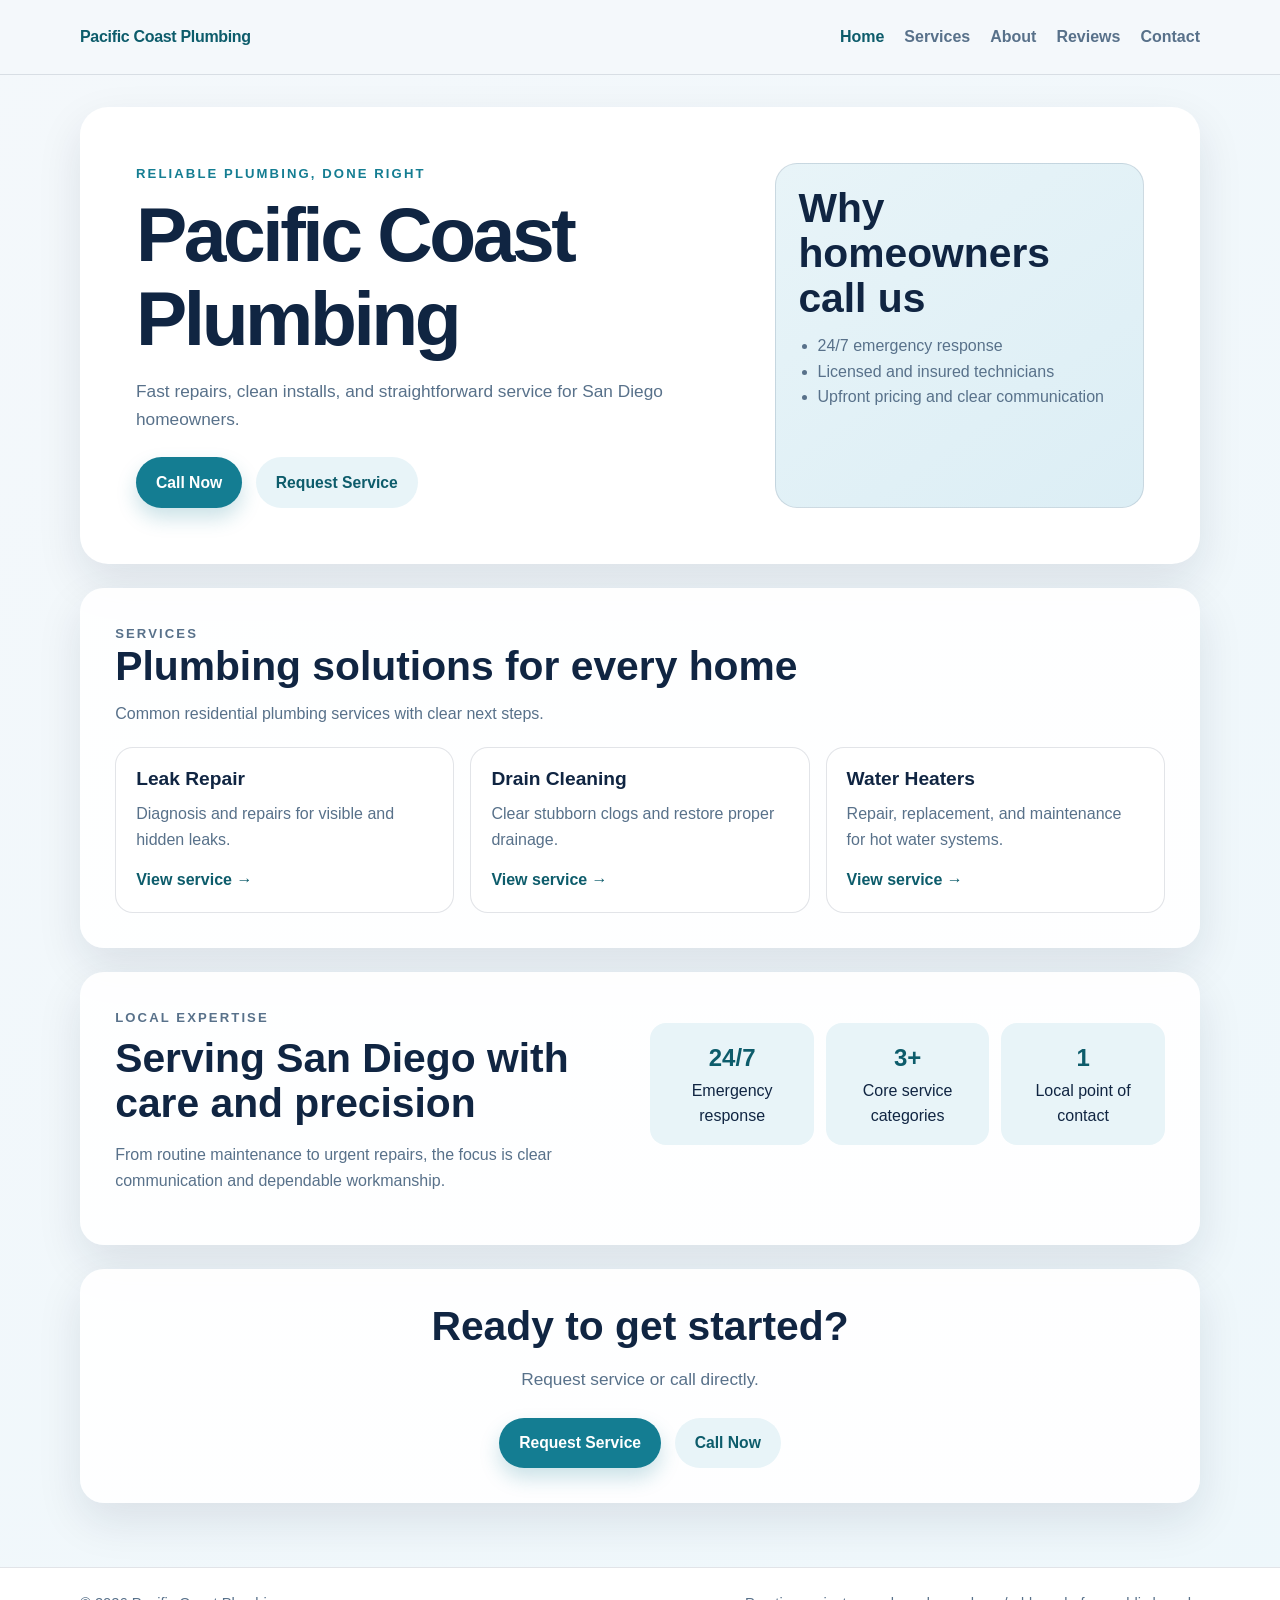
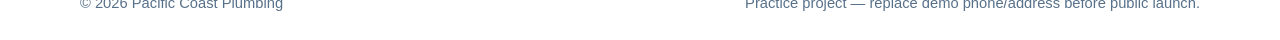
<file: index.html>
<!DOCTYPE html>
<html lang="en">

<head>
  <meta charset="UTF-8">
  <meta name="viewport" content="width=device-width,initial-scale=1">
  <meta name="description"
    content="Pacific Coast Plumbing provides residential plumbing repair and installation services in San Diego.">
  <title>Pacific Coast Plumbing | San Diego Plumbing</title>
  <link rel="stylesheet" href="styles.css">
</head>

<body>
  <a class="skip-link" href="#main">Skip to content</a>
  <header class="site-header">
    <nav class="nav" aria-label="Primary navigation">
      <a class="brand" href="index.html">Pacific Coast Plumbing</a>
      <button class="nav-toggle" type="button" aria-expanded="false" aria-controls="site-menu">Menu</button>
      <div class="nav-links" id="site-menu">
        <a href="index.html" aria-current="page">Home</a>
        <a href="services.html">Services</a>
        <a href="about.html">About</a>
        <a href="reviews.html">Reviews</a>
        <a href="contact.html">Contact</a>
      </div>
    </nav>
  </header>
  <main id="main" class="page-shell">
    <section class="hero">
      <div class="hero-copy">
       <p class="eyebrow">Reliable plumbing, done right</p>
        <h1>Pacific Coast Plumbing</h1>
        <p class="lead">Fast repairs, clean installs, and straightforward service for San Diego homeowners.</p>
        <div class="actions"><button class="btn btn-primary" data-action="call">Call Now</button><a
            class="btn btn-secondary" href="contact.html">Request Service</a></div>
      </div>
      <aside class="hero-card" aria-label="Why customers choose us">
        <h2>Why homeowners call us</h2>
        <ul>
          <li>24/7 emergency response</li>
          <li>Licensed and insured technicians</li>
          <li>Upfront pricing and clear communication</li>
        </ul>
      </aside>
    </section>
    <section class="section">
      <div class="section-heading">
        <p class="eyebrow">Services</p>
        <h2>Plumbing solutions for every home</h2>
        <p>Common residential plumbing services with clear next steps.</p>
      </div>
      <div class="service-grid">
        <article class="card">
          <h3>Leak Repair</h3>
          <p>Diagnosis and repairs for visible and hidden leaks.</p><a class="link" href="services.html">View service
            →</a>
        </article>
        <article class="card">
          <h3>Drain Cleaning</h3>
          <p>Clear stubborn clogs and restore proper drainage.</p><a class="link" href="services.html">View service
            →</a>
        </article>
        <article class="card">
          <h3>Water Heaters</h3>
          <p>Repair, replacement, and maintenance for hot water systems.</p><a class="link" href="services.html">View
            service →</a>
        </article>
      </div>
    </section>
    <section class="section about-split">
      <div>
        <p class="eyebrow">Local expertise</p>
        <h2>Serving San Diego with care and precision</h2>
        <p>From routine maintenance to urgent repairs, the focus is clear communication and dependable workmanship.</p>
      </div>
      <div class="stats">
        <div class="stat"><strong>24/7</strong><span>Emergency response</span></div>
        <div class="stat"><strong>3+</strong><span>Core service categories</span></div>
        <div class="stat"><strong>1</strong><span>Local point of contact</span></div>
      </div>
    </section>
    <section class="section" style="text-align:center">
      <h2>Ready to get started?</h2>
      <p class="lead" style="margin-inline:auto">Request service or call directly.</p>
      <div class="actions" style="justify-content:center"><a class="btn btn-primary" href="contact.html">Request
          Service</a><button class="btn btn-secondary" data-action="call">Call Now</button></div>
    </section>
  </main>
  <footer class="footer">
    <div class="footer-inner">
      <span>© <span data-year></span> Pacific Coast Plumbing</span>
      <span>Practice project — replace demo phone/address before public launch.</span>
    </div>
  </footer>
  <script src="script.js"></script>
</body>

</html>
</file>
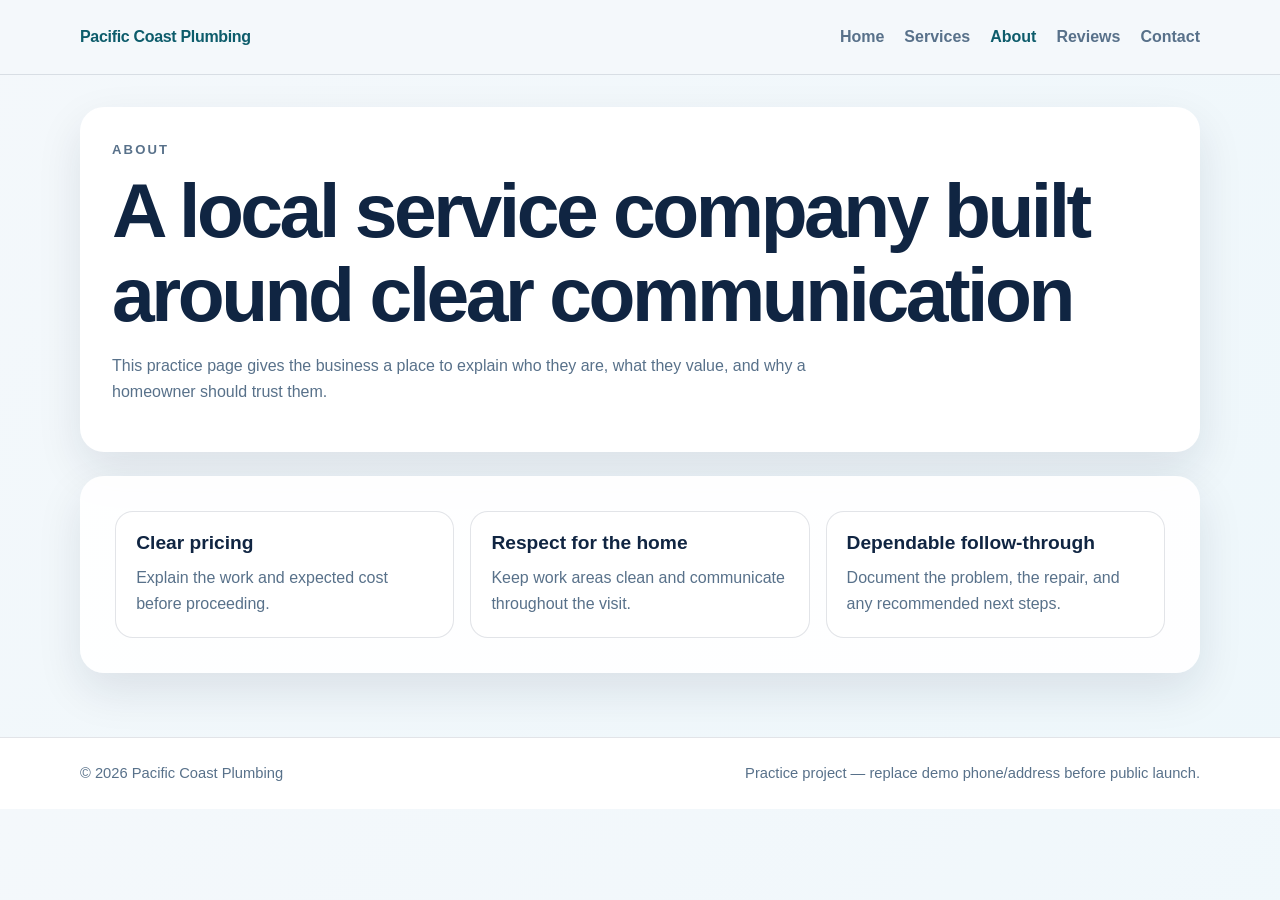
<file: about.html>
<!DOCTYPE html><html lang="en"><head><meta charset="UTF-8"><meta name="viewport" content="width=device-width,initial-scale=1"><meta name="description" content="Learn about Pacific Coast Plumbing and its approach to residential plumbing service in San Diego."><title>About | Pacific Coast Plumbing</title><link rel="stylesheet" href="styles.css"></head><body>
<a class="skip-link" href="#main">Skip to content</a>
<header class="site-header">
  <nav class="nav" aria-label="Primary navigation">
    <a class="brand" href="index.html">Pacific Coast Plumbing</a>
    <button class="nav-toggle" type="button" aria-expanded="false" aria-controls="site-menu">Menu</button>
    <div class="nav-links" id="site-menu">
      <a href="index.html" >Home</a>
      <a href="services.html" >Services</a>
      <a href="about.html" aria-current="page">About</a>
      <a href="reviews.html" >Reviews</a>
      <a href="contact.html" >Contact</a>
    </div>
  </nav>
</header>
<main id="main" class="page-shell"><section class="page-hero"><p class="eyebrow">About</p><h1>A local service company built around clear communication</h1><p>This practice page gives the business a place to explain who they are, what they value, and why a homeowner should trust them.</p></section>
<section class="section"><div class="value-grid"><article class="card"><h3>Clear pricing</h3><p>Explain the work and expected cost before proceeding.</p></article><article class="card"><h3>Respect for the home</h3><p>Keep work areas clean and communicate throughout the visit.</p></article><article class="card"><h3>Dependable follow-through</h3><p>Document the problem, the repair, and any recommended next steps.</p></article></div></section></main>
<footer class="footer">
  <div class="footer-inner">
    <span>© <span data-year></span> Pacific Coast Plumbing</span>
    <span>Practice project — replace demo phone/address before public launch.</span>
  </div>
</footer>
<script src="script.js"></script>
</body></html>
</file>
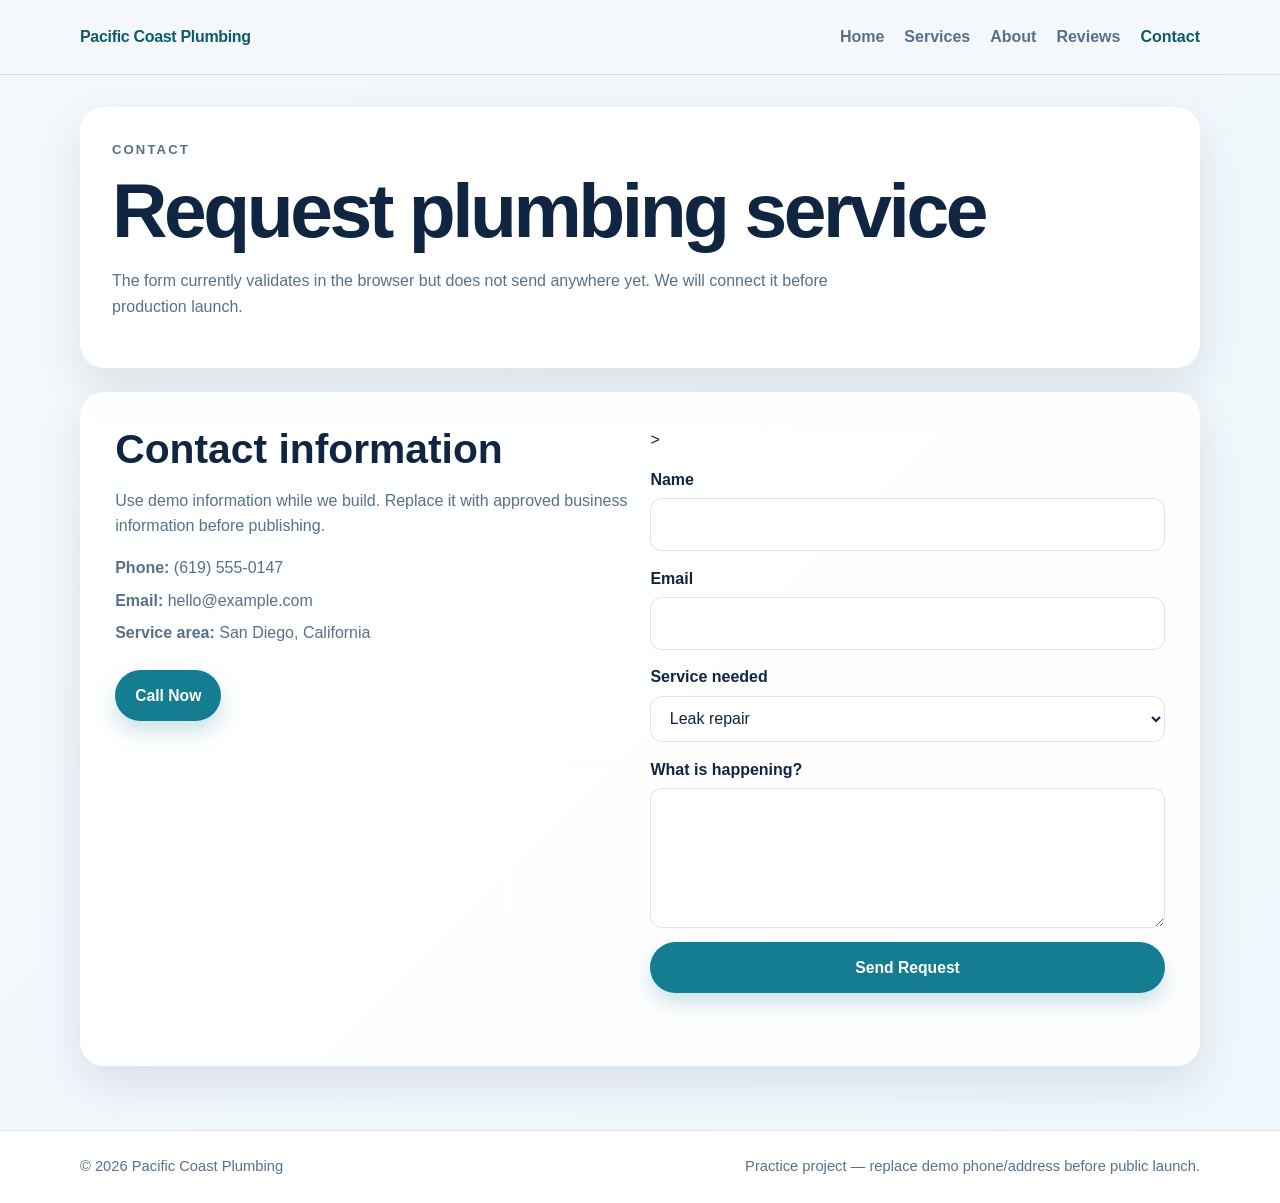
<file: contact.html>
<!DOCTYPE html><html lang="en"><head><meta charset="UTF-8"><meta name="viewport" content="width=device-width,initial-scale=1"><meta name="description" content="Contact Pacific Coast Plumbing to request residential plumbing service in San Diego."><title>Contact | Pacific Coast Plumbing</title><link rel="stylesheet" href="styles.css"></head><body>
<a class="skip-link" href="#main">Skip to content</a>
<header class="site-header">
  <nav class="nav" aria-label="Primary navigation">
    <a class="brand" href="index.html">Pacific Coast Plumbing</a>
    <button class="nav-toggle" type="button" aria-expanded="false" aria-controls="site-menu">Menu</button>
    <div class="nav-links" id="site-menu">
      <a href="index.html" >Home</a>
      <a href="services.html" >Services</a>
      <a href="about.html" >About</a>
      <a href="reviews.html" >Reviews</a>
      <a href="contact.html" aria-current="page">Contact</a>
    </div>
  </nav>
</header>
<main id="main" class="page-shell"><section class="page-hero"><p class="eyebrow">Contact</p><h1>Request plumbing service</h1><p>The form currently validates in the browser but does not send anywhere yet. We will connect it before production launch.</p></section>
<section class="section contact-grid"><div class="contact-copy"><h2>Contact information</h2><p>Use demo information while we build. Replace it with approved business information before publishing.</p><ul class="contact-list"><li><strong>Phone:</strong> (619) 555-0147</li><li><strong>Email:</strong> hello@example.com</li><li><strong>Service area:</strong> San Diego, California</li></ul><div class="actions"><button class="btn btn-primary" data-action="call">Call Now</button></div></div>
<form class="form" action="https://formspree.io/f/xyegwywl"  method="POST" data-contact-form
>><div class="field"><label for="name">Name</label><input id="name" name="name" autocomplete="name" required></div><div class="field"><label for="email">Email</label><input id="email" name="email" type="email" autocomplete="email" required></div><div class="field"><label for="service">Service needed</label><select id="service" name="service"><option>Leak repair</option><option>Drain cleaning</option><option>Water heater</option><option>Emergency plumbing</option><option>Other</option></select></div><div class="field"><label for="message">What is happening?</label><textarea id="message" name="message" required></textarea></div><button class="btn btn-primary" type="submit">Send Request</button><p class="form-status" data-form-status role="status" aria-live="polite"></p></form></section></main>
<footer class="footer">
  <div class="footer-inner">
    <span>© <span data-year></span> Pacific Coast Plumbing</span>
    <span>Practice project — replace demo phone/address before public launch.</span>
  </div>
</footer>
<script src="script.js"></script>
</body></html>
</file>
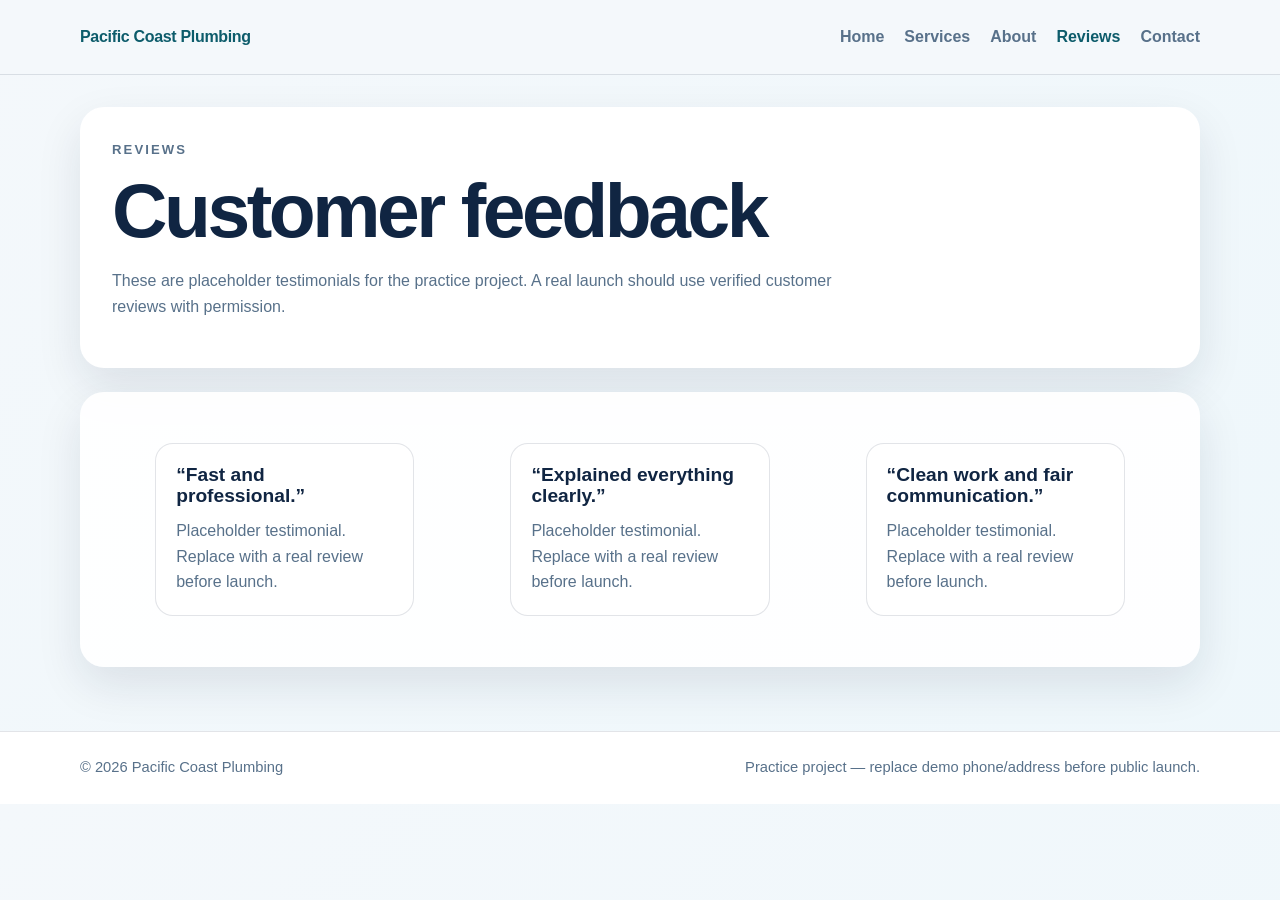
<file: reviews.html>
<!DOCTYPE html><html lang="en"><head><meta charset="UTF-8"><meta name="viewport" content="width=device-width,initial-scale=1"><meta name="description" content="Customer review examples for Pacific Coast Plumbing."><title>Reviews | Pacific Coast Plumbing</title><link rel="stylesheet" href="styles.css"></head><body>
<a class="skip-link" href="#main">Skip to content</a>
<header class="site-header">
  <nav class="nav" aria-label="Primary navigation">
    <a class="brand" href="index.html">Pacific Coast Plumbing</a>
    <button class="nav-toggle" type="button" aria-expanded="false" aria-controls="site-menu">Menu</button>
    <div class="nav-links" id="site-menu">
      <a href="index.html" >Home</a>
      <a href="services.html" >Services</a>
      <a href="about.html" >About</a>
      <a href="reviews.html" aria-current="page">Reviews</a>
      <a href="contact.html" >Contact</a>
    </div>
  </nav>
</header>
<main id="main" class="page-shell"><section class="page-hero"><p class="eyebrow">Reviews</p><h1>Customer feedback</h1><p>These are placeholder testimonials for the practice project. A real launch should use verified customer reviews with permission.</p></section>
<section class="section"><div class="review-grid"><blockquote class="card"><h3>“Fast and professional.”</h3><p>Placeholder testimonial. Replace with a real review before launch.</p></blockquote><blockquote class="card"><h3>“Explained everything clearly.”</h3><p>Placeholder testimonial. Replace with a real review before launch.</p></blockquote><blockquote class="card"><h3>“Clean work and fair communication.”</h3><p>Placeholder testimonial. Replace with a real review before launch.</p></blockquote></div></section></main>
<footer class="footer">
  <div class="footer-inner">
    <span>© <span data-year></span> Pacific Coast Plumbing</span>
    <span>Practice project — replace demo phone/address before public launch.</span>
  </div>
</footer>
<script src="script.js"></script>
</body></html>
</file>
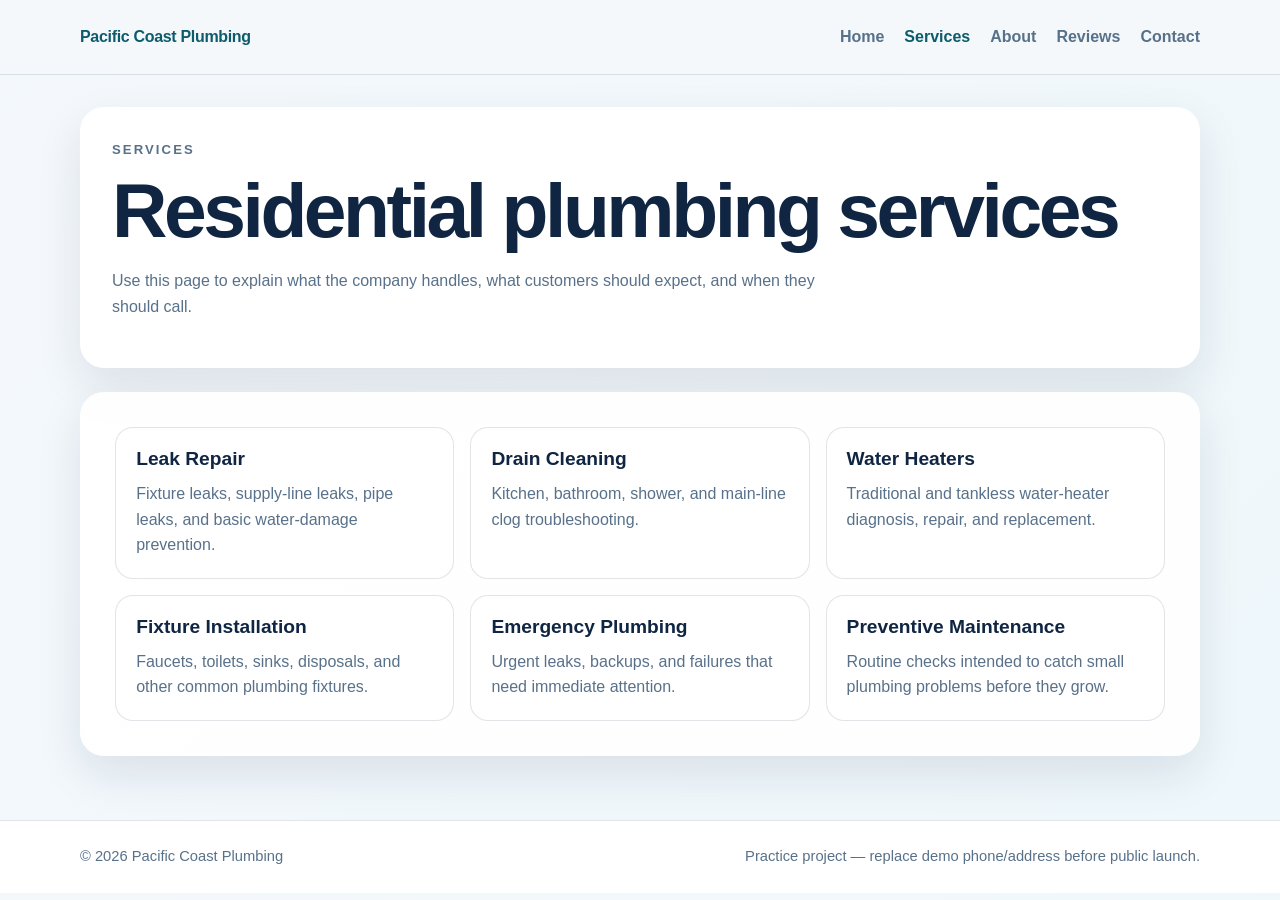
<file: services.html>
<!DOCTYPE html><html lang="en"><head><meta charset="UTF-8"><meta name="viewport" content="width=device-width,initial-scale=1"><meta name="description" content="Residential plumbing services including leak repair, drain cleaning, water heaters and emergency plumbing."><title>Services | Pacific Coast Plumbing</title><link rel="stylesheet" href="styles.css"></head><body>
<a class="skip-link" href="#main">Skip to content</a>
<header class="site-header">
  <nav class="nav" aria-label="Primary navigation">
    <a class="brand" href="index.html">Pacific Coast Plumbing</a>
    <button class="nav-toggle" type="button" aria-expanded="false" aria-controls="site-menu">Menu</button>
    <div class="nav-links" id="site-menu">
      <a href="index.html" >Home</a>
      <a href="services.html" aria-current="page">Services</a>
      <a href="about.html" >About</a>
      <a href="reviews.html" >Reviews</a>
      <a href="contact.html" >Contact</a>
    </div>
  </nav>
</header>
<main id="main" class="page-shell"><section class="page-hero"><p class="eyebrow">Services</p><h1>Residential plumbing services</h1><p>Use this page to explain what the company handles, what customers should expect, and when they should call.</p></section>
<section class="section"><div class="service-grid"><article class="card"><h3>Leak Repair</h3><p>Fixture leaks, supply-line leaks, pipe leaks, and basic water-damage prevention.</p></article><article class="card"><h3>Drain Cleaning</h3><p>Kitchen, bathroom, shower, and main-line clog troubleshooting.</p></article><article class="card"><h3>Water Heaters</h3><p>Traditional and tankless water-heater diagnosis, repair, and replacement.</p></article><article class="card"><h3>Fixture Installation</h3><p>Faucets, toilets, sinks, disposals, and other common plumbing fixtures.</p></article><article class="card"><h3>Emergency Plumbing</h3><p>Urgent leaks, backups, and failures that need immediate attention.</p></article><article class="card"><h3>Preventive Maintenance</h3><p>Routine checks intended to catch small plumbing problems before they grow.</p></article></div></section></main>
<footer class="footer">
  <div class="footer-inner">
    <span>© <span data-year></span> Pacific Coast Plumbing</span>
    <span>Practice project — replace demo phone/address before public launch.</span>
  </div>
</footer>
<script src="script.js"></script>
</body></html>
</file>
<file: styles.css>
:root {
  color-scheme: light;
  --bg: #f4f8fb;
  --surface: #ffffff;
  --surface-alt: #e8f4f8;
  --text: #102542;
  --muted: #58718a;
  --accent: #147d92;
  --accent-dark: #0d5c6b;
  --border: rgba(16, 37, 66, 0.12);
  --shadow: 0 18px 45px rgba(17, 34, 62, 0.10);
  --radius-lg: 28px;
  --radius-md: 20px;
  --max: 1120px;
}

* { box-sizing: border-box; }
html { scroll-behavior: smooth; }
body {
  margin: 0;
  font-family: Inter, "Segoe UI", Roboto, Arial, sans-serif;
  background: linear-gradient(135deg, var(--bg), #eef7fb);
  color: var(--text);
  line-height: 1.6;
}
a { color: inherit; }
img { max-width: 100%; display: block; }
button, input, textarea, select { font: inherit; }

.site-header {
  position: sticky;
  top: 0;
  z-index: 50;
  border-bottom: 1px solid var(--border);
  background: rgba(244, 248, 251, 0.94);
  backdrop-filter: blur(14px);
}
.nav {
  width: min(var(--max), calc(100% - 2rem));
  min-height: 74px;
  margin: 0 auto;
  display: flex;
  align-items: center;
  justify-content: space-between;
  gap: 1rem;
}
.brand {
  text-decoration: none;
  font-weight: 850;
  letter-spacing: -0.02em;
  color: var(--accent-dark);
}
.nav-links {
  display: flex;
  align-items: center;
  gap: 1.25rem;
}
.nav-links a {
  text-decoration: none;
  color: var(--muted);
  font-weight: 700;
}
.nav-links a:hover,
.nav-links a[aria-current="page"] { color: var(--accent-dark); }
.nav-toggle {
  display: none;
  border: 1px solid var(--border);
  background: var(--surface);
  border-radius: 12px;
  padding: 0.55rem 0.75rem;
  cursor: pointer;
}

.page-shell {
  width: min(var(--max), calc(100% - 2rem));
  margin: 0 auto;
  padding: 2rem 0 4rem;
}
.hero {
  display: grid;
  grid-template-columns: 1.5fr .9fr;
  gap: 1.5rem;
  padding: clamp(1.5rem, 5vw, 3.5rem);
  border-radius: var(--radius-lg);
  background: var(--surface);
  box-shadow: var(--shadow);
}
.eyebrow {
  margin: 0 0 0.5rem;
  font-size: 0.82rem;
  font-weight: 800;
  letter-spacing: 0.16em;
  text-transform: uppercase;
  color: var(--accent);
}
h1, h2, h3 { line-height: 1.1; margin: 0 0 0.75rem; }
h1 { font-size: clamp(2.35rem, 6vw, 4.9rem); letter-spacing: -0.045em; }
h2 { font-size: clamp(1.65rem, 3.5vw, 2.55rem); }
h3 { font-size: 1.2rem; }
.lead { font-size: 1.08rem; color: var(--muted); max-width: 650px; }
.actions { display: flex; flex-wrap: wrap; gap: 0.85rem; margin-top: 1.5rem; }
.btn {
  display: inline-flex;
  align-items: center;
  justify-content: center;
  min-height: 46px;
  border: none;
  border-radius: 999px;
  padding: 0.8rem 1.25rem;
  font-size: 0.98rem;
  font-weight: 800;
  cursor: pointer;
  text-decoration: none;
  transition: transform 180ms ease, box-shadow 180ms ease, background 180ms ease;
}
.btn:hover { transform: translateY(-2px); }
.btn-primary { background: var(--accent); color: #fff; box-shadow: 0 10px 20px rgba(20,125,146,.22); }
.btn-primary:hover { background: var(--accent-dark); }
.btn-secondary { background: var(--surface-alt); color: var(--accent-dark); }
.hero-card {
  padding: 1.4rem;
  border-radius: 22px;
  background: linear-gradient(145deg, var(--surface-alt), #dceef5);
  border: 1px solid var(--border);
}
.hero-card ul { margin: 0.5rem 0 0; padding-left: 1.2rem; color: var(--muted); }

.section {
  margin-top: 1.5rem;
  padding: clamp(1.3rem, 4vw, 2.2rem);
  border-radius: 24px;
  background: rgba(255,255,255,.94);
  box-shadow: var(--shadow);
}
.section-heading { max-width: 720px; margin-bottom: 1.25rem; }
.section-heading p { color: var(--muted); margin: 0; }
.service-grid,
.review-grid,
.value-grid {
  display: grid;
  grid-template-columns: repeat(3, minmax(0, 1fr));
  gap: 1rem;
}
.card {
  padding: 1.25rem;
  border: 1px solid var(--border);
  border-radius: 18px;
  background: var(--surface);
}
.card p { color: var(--muted); margin: 0; }
.card .link { display: inline-block; margin-top: 0.9rem; color: var(--accent-dark); font-weight: 800; text-decoration: none; }

.about-split,
.contact-grid {
  display: grid;
  grid-template-columns: 1fr 1fr;
  gap: 1.3rem;
  align-items: start;
}
.about-split p,
.contact-copy p { color: var(--muted); }
.stats { display: grid; grid-template-columns: repeat(3, 1fr); gap: 0.75rem; margin-top: 1rem; }
.stat { padding: 1rem; border-radius: 16px; background: var(--surface-alt); text-align: center; }
.stat strong { display: block; font-size: 1.5rem; color: var(--accent-dark); }

.form { display: grid; gap: 0.9rem; }
.field { display: grid; gap: 0.35rem; }
.field label { font-weight: 800; }
.field input,
.field textarea,
.field select {
  width: 100%;
  border: 1px solid var(--border);
  border-radius: 12px;
  padding: 0.8rem 0.9rem;
  color: var(--text);
  background: #fff;
}
.field textarea { min-height: 140px; resize: vertical; }
.form-status { min-height: 1.5rem; margin: 0; font-weight: 700; color: var(--accent-dark); }
.contact-list { list-style: none; padding: 0; margin: 1rem 0 0; }
.contact-list li { margin: 0.45rem 0; color: var(--muted); }

.page-hero { padding: 2rem; border-radius: 24px; background: var(--surface); box-shadow: var(--shadow); }
.page-hero p { max-width: 720px; color: var(--muted); }

.footer {
  border-top: 1px solid var(--border);
  background: var(--surface);
}
.footer-inner {
  width: min(var(--max), calc(100% - 2rem));
  margin: 0 auto;
  padding: 1.5rem 0;
  display: flex;
  justify-content: space-between;
  gap: 1rem;
  flex-wrap: wrap;
  color: var(--muted);
  font-size: 0.92rem;
}
.footer a { color: var(--accent-dark); font-weight: 700; }

.skip-link { position: absolute; left: -999px; top: 0; }
.skip-link:focus { left: 1rem; top: 1rem; z-index: 100; background: #fff; padding: .75rem 1rem; border-radius: 10px; }

@media (max-width: 840px) {
  .hero,
  .about-split,
  .contact-grid { grid-template-columns: 1fr; }
  .service-grid,
  .review-grid,
  .value-grid { grid-template-columns: repeat(2, minmax(0, 1fr)); }
  .nav-toggle { display: inline-flex; }
  .nav-links {
    position: absolute;
    top: 74px;
    left: 1rem;
    right: 1rem;
    display: none;
    flex-direction: column;
    align-items: stretch;
    padding: 1rem;
    border: 1px solid var(--border);
    border-radius: 18px;
    background: var(--surface);
    box-shadow: var(--shadow);
  }
  .nav-links.is-open { display: flex; }
}

@media (max-width: 560px) {
  .page-shell { width: min(100% - 1rem, var(--max)); padding-top: 1rem; }
  .service-grid,
  .review-grid,
  .value-grid,
  .stats { grid-template-columns: 1fr; }
  .hero,
  .section,
  .page-hero { padding: 1.2rem; }
  .actions { flex-direction: column; }
  .actions .btn { width: 100%; }
}
</file>
